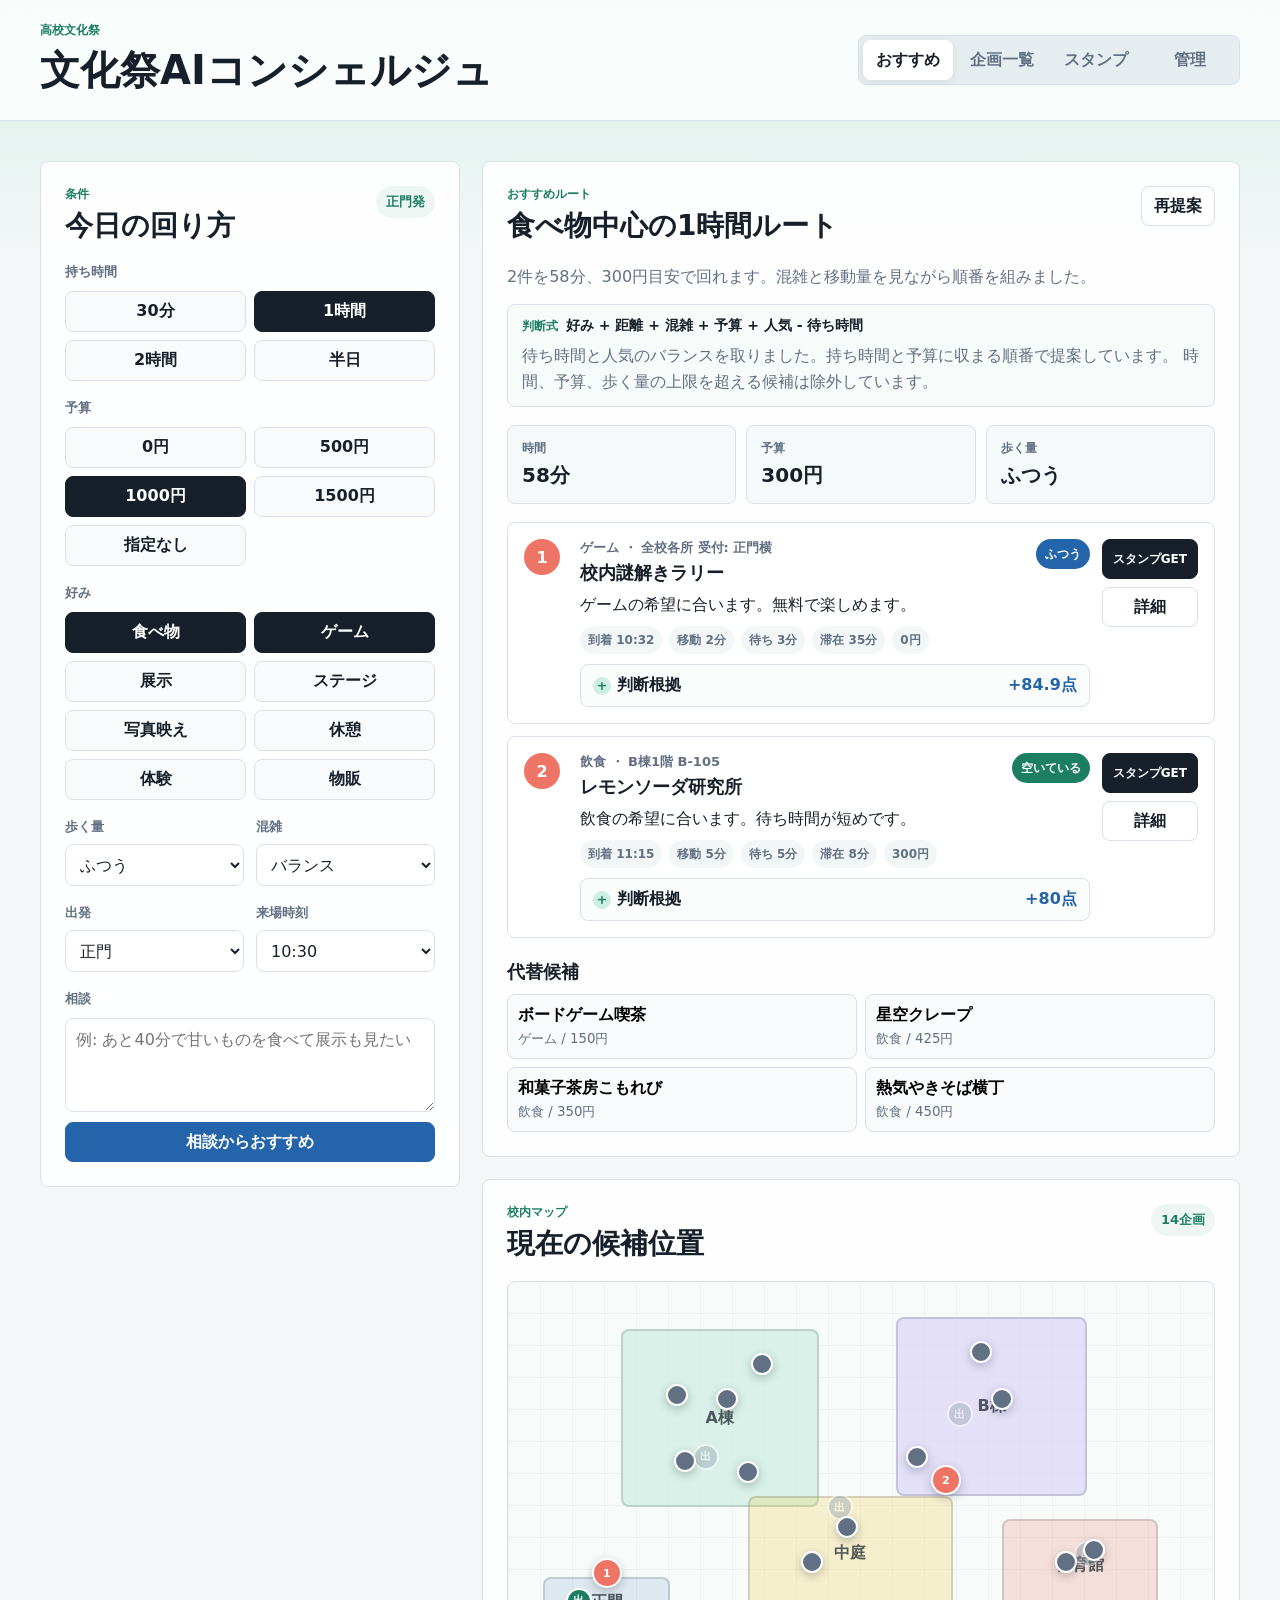
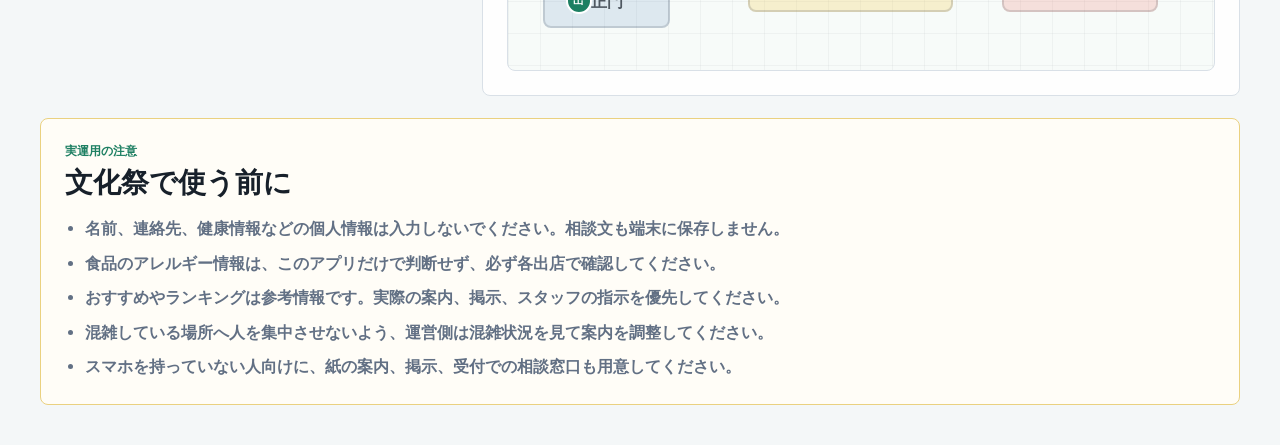
<file: index.html>
<!doctype html>
<html lang="ja">
  <head>
    <meta charset="UTF-8" />
    <meta name="viewport" content="width=device-width, initial-scale=1.0" />
    <meta name="description" content="文化祭の持ち時間、予算、好みに合わせておすすめルートを提案するWebアプリです。" />
    <meta name="theme-color" content="#1d7f62" />
    <meta name="apple-mobile-web-app-capable" content="yes" />
    <meta name="apple-mobile-web-app-title" content="文化祭AI" />
    <title>文化祭AIコンシェルジュ</title>
    <link rel="manifest" href="/manifest.webmanifest" />
    <link rel="icon" href="/assets/icon.svg" type="image/svg+xml" />
    <link rel="stylesheet" href="src/styles.css" />
  </head>
  <body>
    <div id="app"></div>
    <script src="src/app.js" defer></script>
  </body>
</html>
</file>
<file: src/styles.css>
:root {
  color-scheme: light;
  --ink: #17202a;
  --muted: #627084;
  --line: #d9e0e7;
  --paper: #ffffff;
  --soft: #f4f7f8;
  --mint: #cfeee2;
  --green: #1d7f62;
  --blue: #2364aa;
  --yellow: #f2c94c;
  --red: #c75146;
  --coral: #ee7565;
  --lavender: #dcd6f7;
  --shadow: 0 16px 40px rgba(23, 32, 42, 0.12);
  font-family: Inter, "Hiragino Kaku Gothic ProN", "Yu Gothic", Meiryo, system-ui, sans-serif;
}

* {
  box-sizing: border-box;
}

body {
  margin: 0;
  color: var(--ink);
  background:
    linear-gradient(180deg, rgba(207, 238, 226, 0.75), rgba(244, 247, 248, 0.9) 260px),
    var(--soft);
}

button,
input,
select,
textarea {
  font: inherit;
}

button {
  cursor: pointer;
}

.app-header {
  display: flex;
  align-items: center;
  justify-content: space-between;
  gap: 20px;
  padding: 22px clamp(16px, 4vw, 40px);
  background: rgba(255, 255, 255, 0.82);
  border-bottom: 1px solid var(--line);
  position: sticky;
  top: 0;
  z-index: 20;
  backdrop-filter: blur(14px);
}

h1,
h2,
h3,
p {
  margin: 0;
}

h1 {
  font-size: clamp(24px, 4vw, 40px);
  letter-spacing: 0;
}

h2 {
  font-size: clamp(20px, 2.6vw, 28px);
  letter-spacing: 0;
}

h3 {
  font-size: 18px;
  letter-spacing: 0;
}

.eyebrow {
  color: var(--green);
  font-size: 12px;
  font-weight: 800;
  letter-spacing: 0;
  margin-bottom: 4px;
}

.view-tabs {
  display: grid;
  grid-template-columns: repeat(4, minmax(72px, 1fr));
  gap: 4px;
  padding: 4px;
  background: #e6edf0;
  border: 1px solid var(--line);
  border-radius: 8px;
}

.tab,
.segment,
.tag,
.ghost-button,
.primary-button,
.danger-button,
.icon-button,
.stamp-button,
.mini-project {
  border: 1px solid transparent;
  border-radius: 8px;
  min-height: 40px;
  transition: transform 120ms ease, background 120ms ease, border-color 120ms ease;
}

.tab {
  background: transparent;
  color: var(--muted);
  font-weight: 700;
  padding: 8px 12px;
}

.tab.is-active {
  background: var(--paper);
  color: var(--ink);
  box-shadow: 0 2px 8px rgba(23, 32, 42, 0.08);
}

main {
  padding: clamp(16px, 4vw, 40px);
}

.workspace {
  display: grid;
  grid-template-columns: minmax(300px, 420px) minmax(0, 1fr);
  gap: 22px;
  max-width: 1440px;
  margin: 0 auto;
  align-items: start;
}

.planner {
  position: sticky;
  top: 118px;
}

.results {
  display: grid;
  gap: 22px;
}

.panel {
  background: rgba(255, 255, 255, 0.9);
  border: 1px solid var(--line);
  border-radius: 8px;
  padding: clamp(16px, 3vw, 24px);
}

.operation-notice {
  max-width: 1240px;
  margin: 22px auto 0;
  background: #fffdf7;
  border-color: #ead180;
}

.operation-notice ul {
  display: grid;
  gap: 8px;
  margin: 14px 0 0;
  padding-left: 20px;
  color: var(--muted);
  line-height: 1.65;
  font-weight: 700;
}

.section-heading {
  display: flex;
  align-items: flex-start;
  justify-content: space-between;
  gap: 16px;
  margin-bottom: 18px;
}

.status-pill {
  display: inline-flex;
  align-items: center;
  min-height: 32px;
  padding: 4px 10px;
  border-radius: 999px;
  background: #edf6f2;
  color: var(--green);
  font-size: 13px;
  font-weight: 800;
  white-space: nowrap;
}

.field-group,
.consult-box {
  display: grid;
  gap: 10px;
  margin-top: 18px;
}

.field-label,
.select-field span,
.admin-row label span {
  color: var(--muted);
  font-size: 13px;
  font-weight: 800;
}

.segmented {
  display: grid;
  grid-template-columns: repeat(2, minmax(0, 1fr));
  gap: 8px;
}

.segment,
.tag {
  background: #f8fafb;
  border-color: var(--line);
  color: var(--ink);
  padding: 9px 10px;
  font-weight: 700;
}

.segment.is-selected,
.tag.is-selected {
  background: var(--ink);
  border-color: var(--ink);
  color: white;
}

.tag-grid {
  display: grid;
  grid-template-columns: repeat(2, minmax(0, 1fr));
  gap: 8px;
}

.field-row {
  display: grid;
  grid-template-columns: repeat(2, minmax(0, 1fr));
  gap: 12px;
  margin-top: 18px;
}

.select-field {
  display: grid;
  gap: 8px;
}

select,
input,
textarea {
  width: 100%;
  border: 1px solid var(--line);
  background: var(--paper);
  color: var(--ink);
  border-radius: 8px;
  min-height: 42px;
  padding: 9px 10px;
}

textarea {
  resize: vertical;
  min-height: 86px;
  line-height: 1.55;
}

.primary-button {
  width: 100%;
  background: var(--blue);
  color: white;
  border-color: var(--blue);
  font-weight: 800;
}

.ghost-button,
.icon-button {
  background: white;
  border-color: var(--line);
  color: var(--ink);
  font-weight: 800;
  padding: 8px 12px;
}

.danger-button {
  background: #fff4f2;
  border-color: #f3c2bc;
  color: var(--red);
  font-weight: 800;
  padding: 8px 12px;
}

.icon-button {
  min-width: 48px;
}

.stamp-button {
  background: #17202a;
  border-color: #17202a;
  color: white;
  font-size: 12px;
  font-weight: 900;
  padding: 8px 10px;
  white-space: nowrap;
}

.stamp-button.is-stamped {
  background: #fff8df;
  border-color: #e8c85f;
  color: #7b5b00;
}

.notice {
  margin: 16px clamp(16px, 4vw, 40px) 0;
  padding: 12px 14px;
  background: #fff8df;
  border: 1px solid #ead180;
  border-radius: 8px;
  font-weight: 700;
}

.route-summary {
  color: var(--muted);
  line-height: 1.7;
}

.explain-card {
  display: grid;
  gap: 8px;
  margin-top: 14px;
  padding: 12px 14px;
  background: #f7fbf9;
  border: 1px solid var(--line);
  border-radius: 8px;
}

.explain-card div {
  display: flex;
  flex-wrap: wrap;
  gap: 8px;
  align-items: baseline;
}

.explain-card span {
  color: var(--green);
  font-size: 12px;
  font-weight: 900;
}

.explain-card strong {
  font-size: 14px;
}

.explain-card p {
  color: var(--muted);
  line-height: 1.6;
}

.metric-strip {
  display: grid;
  grid-template-columns: repeat(3, minmax(0, 1fr));
  gap: 10px;
  margin: 18px 0;
}

.metric-strip div {
  padding: 14px;
  background: #f6f9fa;
  border: 1px solid var(--line);
  border-radius: 8px;
}

.metric-strip span {
  display: block;
  color: var(--muted);
  font-size: 12px;
  font-weight: 800;
  margin-bottom: 5px;
}

.metric-strip strong {
  font-size: 20px;
}

.route-list {
  display: grid;
  gap: 12px;
}

.route-stop {
  display: grid;
  grid-template-columns: 44px minmax(0, 1fr) auto;
  gap: 12px;
  padding: 16px;
  border: 1px solid var(--line);
  border-radius: 8px;
  background: var(--paper);
}

.route-order {
  display: grid;
  place-items: center;
  width: 36px;
  height: 36px;
  border-radius: 50%;
  background: var(--coral);
  color: white;
  font-weight: 900;
}

.route-stop-main {
  display: grid;
  gap: 10px;
  min-width: 0;
}

.route-actions {
  display: grid;
  gap: 8px;
  align-content: start;
}

.route-stop-top,
.project-card-top {
  display: flex;
  justify-content: space-between;
  gap: 14px;
  align-items: flex-start;
}

.project-meta {
  color: var(--muted);
  font-size: 13px;
  font-weight: 700;
  margin-bottom: 4px;
}

.stop-details,
.project-facts,
.tag-row {
  display: flex;
  flex-wrap: wrap;
  gap: 7px;
}

.stop-details span,
.project-facts span,
.tag-row span {
  display: inline-flex;
  align-items: center;
  min-height: 28px;
  padding: 4px 8px;
  background: #f2f6f7;
  border-radius: 999px;
  color: var(--muted);
  font-size: 12px;
  font-weight: 800;
}

.score-details {
  border: 1px solid var(--line);
  border-radius: 8px;
  background: #fbfcfc;
}

.score-details summary {
  display: flex;
  justify-content: space-between;
  gap: 12px;
  padding: 10px 12px;
  color: var(--ink);
  font-weight: 900;
  cursor: pointer;
}

.score-details summary::-webkit-details-marker {
  display: none;
}

.score-details summary span::before {
  content: "+";
  display: inline-grid;
  place-items: center;
  width: 18px;
  height: 18px;
  margin-right: 6px;
  border-radius: 50%;
  background: var(--mint);
  color: var(--green);
  font-size: 13px;
}

.score-details[open] summary span::before {
  content: "-";
}

.score-details summary strong {
  color: var(--blue);
  white-space: nowrap;
}

.score-list {
  display: grid;
  gap: 8px;
  padding: 0 12px 12px;
}

.score-row {
  display: grid;
  grid-template-columns: 52px minmax(80px, 1fr) 48px;
  gap: 8px;
  align-items: center;
}

.score-row span {
  color: var(--muted);
  font-size: 12px;
  font-weight: 900;
}

.score-row strong {
  text-align: right;
  color: var(--green);
  font-size: 13px;
}

.score-row small {
  grid-column: 2 / -1;
  color: var(--muted);
  line-height: 1.45;
}

.score-row.is-negative strong {
  color: var(--red);
}

.score-bar {
  height: 8px;
  overflow: hidden;
  border-radius: 999px;
  background: #e7edf0;
}

.score-bar i {
  display: block;
  height: 100%;
  border-radius: inherit;
  background: var(--green);
}

.score-row.is-negative .score-bar i {
  background: var(--red);
}

.badge {
  display: inline-flex;
  align-items: center;
  min-height: 30px;
  padding: 4px 9px;
  border-radius: 999px;
  color: white;
  font-size: 12px;
  font-weight: 900;
  white-space: nowrap;
}

.crowd-empty,
.status-open {
  background: var(--green);
}

.crowd-normal {
  background: var(--blue);
}

.crowd-busy {
  background: #a06900;
}

.crowd-very_busy,
.status-sold_out,
.status-closed {
  background: var(--red);
}

.status-paused {
  background: #7b6b24;
}

.empty-state {
  margin: 16px 0;
  padding: 14px;
  background: #fff4f2;
  border: 1px solid #f3c2bc;
  border-radius: 8px;
  color: #80352e;
  font-weight: 700;
}

.alternatives {
  margin-top: 22px;
  display: grid;
  gap: 10px;
}

.mini-list {
  display: grid;
  grid-template-columns: repeat(2, minmax(0, 1fr));
  gap: 8px;
}

.mini-project {
  display: grid;
  gap: 4px;
  text-align: left;
  background: #f8fafb;
  border-color: var(--line);
  padding: 10px;
  min-height: 64px;
}

.mini-project span {
  font-weight: 800;
}

.mini-project small {
  color: var(--muted);
}

.campus-map {
  position: relative;
  min-height: 390px;
  overflow: hidden;
  border: 1px solid var(--line);
  border-radius: 8px;
  background:
    linear-gradient(90deg, rgba(23, 32, 42, 0.04) 1px, transparent 1px),
    linear-gradient(0deg, rgba(23, 32, 42, 0.04) 1px, transparent 1px),
    #f7fbf9;
  background-size: 32px 32px;
}

.map-zone {
  position: absolute;
  display: grid;
  place-items: center;
  border: 2px solid rgba(23, 32, 42, 0.15);
  border-radius: 8px;
  color: rgba(23, 32, 42, 0.72);
  font-weight: 900;
}

.zone-a {
  left: 16%;
  top: 12%;
  width: 28%;
  height: 46%;
  background: rgba(207, 238, 226, 0.75);
}

.zone-b {
  left: 55%;
  top: 9%;
  width: 27%;
  height: 46%;
  background: rgba(220, 214, 247, 0.72);
}

.zone-gym {
  left: 70%;
  top: 61%;
  width: 22%;
  height: 24%;
  background: rgba(238, 117, 101, 0.2);
}

.zone-court {
  left: 34%;
  top: 55%;
  width: 29%;
  height: 30%;
  background: rgba(242, 201, 76, 0.25);
}

.zone-gate {
  left: 5%;
  top: 76%;
  width: 18%;
  height: 13%;
  background: rgba(35, 100, 170, 0.12);
}

.map-pin,
.start-pin {
  position: absolute;
  transform: translate(-50%, -50%);
  z-index: 5;
}

.map-pin {
  width: 22px;
  height: 22px;
  border: 2px solid white;
  border-radius: 50%;
  background: var(--muted);
  box-shadow: 0 3px 10px rgba(23, 32, 42, 0.25);
  color: white;
  font-size: 11px;
  font-weight: 900;
}

.map-pin.in-route {
  width: 30px;
  height: 30px;
  background: var(--coral);
}

.map-pin.is-selected {
  outline: 4px solid rgba(35, 100, 170, 0.25);
  background: var(--blue);
}

.start-pin {
  display: grid;
  place-items: center;
  width: 26px;
  height: 26px;
  border: 2px solid white;
  border-radius: 50%;
  background: #99a7b5;
  color: white;
  font-size: 11px;
  font-weight: 900;
  opacity: 0.45;
}

.start-pin.is-active {
  background: var(--green);
  opacity: 1;
}

.list-panel,
.admin-panel {
  max-width: 1240px;
  margin: 0 auto;
}

.project-grid {
  display: grid;
  grid-template-columns: repeat(3, minmax(0, 1fr));
  gap: 14px;
}

.project-card {
  display: grid;
  gap: 12px;
  align-content: start;
  min-height: 238px;
  padding: 16px;
  border: 1px solid var(--line);
  border-radius: 8px;
  background: white;
}

.project-card p {
  color: var(--muted);
  line-height: 1.65;
}

.card-actions {
  display: flex;
  justify-content: space-between;
  align-items: center;
  gap: 10px;
  flex-wrap: wrap;
  margin-top: auto;
}

.card-action-buttons {
  display: flex;
  flex-wrap: wrap;
  gap: 8px;
  justify-content: flex-end;
}

.stamp-panel {
  max-width: 1240px;
  margin: 0 auto;
}

.stamp-hero {
  display: grid;
  grid-template-columns: auto minmax(0, 1fr);
  gap: 16px;
  align-items: center;
  margin-bottom: 20px;
  padding: 16px;
  border: 1px solid var(--line);
  border-radius: 8px;
  background:
    linear-gradient(135deg, rgba(238, 117, 101, 0.16), transparent 42%),
    linear-gradient(315deg, rgba(242, 201, 76, 0.22), transparent 48%),
    #fbfcfc;
}

.stamp-meter {
  display: grid;
  place-items: center;
  width: 104px;
  height: 104px;
  border-radius: 50%;
  background:
    radial-gradient(circle at center, white 58%, transparent 59%),
    conic-gradient(var(--coral) var(--progress), #e5ebee 0);
  color: var(--ink);
}

.stamp-meter strong {
  font-size: 34px;
  line-height: 0.9;
}

.stamp-meter span {
  color: var(--muted);
  font-weight: 900;
}

.stamp-label {
  color: var(--green);
  font-size: 13px;
  font-weight: 900;
  margin-bottom: 4px;
}

.stamp-progress {
  height: 10px;
  overflow: hidden;
  margin-top: 12px;
  border-radius: 999px;
  background: #e7edf0;
}

.stamp-progress i {
  display: block;
  height: 100%;
  border-radius: inherit;
  background: linear-gradient(90deg, var(--green), var(--yellow), var(--coral));
}

.stamp-grid {
  display: grid;
  grid-template-columns: repeat(4, minmax(0, 1fr));
  gap: 12px;
}

.stamp-card {
  display: grid;
  gap: 12px;
  align-content: start;
  padding: 14px;
  border: 1px dashed #c6d0d7;
  border-radius: 8px;
  background: #f8fafb;
}

.stamp-card.is-stamped {
  border-style: solid;
  border-color: #e8c85f;
  background: #fffdf3;
  box-shadow: 0 8px 22px rgba(23, 32, 42, 0.08);
}

.stamp-mark {
  display: grid;
  place-items: center;
  width: 82px;
  height: 82px;
  border: 3px solid rgba(23, 32, 42, 0.12);
  border-radius: 50%;
  background: white;
  color: var(--muted);
  font-size: 12px;
  font-weight: 900;
}

.stamp-card.is-stamped .stamp-mark {
  border-color: var(--coral);
  color: white;
  transform: rotate(-6deg);
}

.stamp-card.is-stamped .stamp-mark.food {
  background: linear-gradient(135deg, #ee7565, #f2c94c);
}

.stamp-card.is-stamped .stamp-mark.game {
  background: linear-gradient(135deg, #2364aa, #1d7f62);
}

.stamp-card.is-stamped .stamp-mark.exhibition {
  background: linear-gradient(135deg, #6b6bd6, #ee7565);
}

.stamp-card.is-stamped .stamp-mark.stage {
  background: linear-gradient(135deg, #17202a, #c75146);
}

.stamp-card.is-stamped .stamp-mark.rest {
  background: linear-gradient(135deg, #1d7f62, #8fc9b2);
}

.stamp-card.is-stamped .stamp-mark.shop {
  background: linear-gradient(135deg, #2364aa, #f2c94c);
}

.admin-table {
  display: grid;
  gap: 10px;
}

.admin-row {
  display: grid;
  grid-template-columns: minmax(220px, 1.4fr) minmax(110px, 0.8fr) minmax(110px, 0.8fr) minmax(82px, 0.5fr) minmax(82px, 0.5fr) minmax(82px, 0.5fr) minmax(240px, 1.6fr);
  gap: 10px;
  align-items: end;
  padding: 12px;
  border: 1px solid var(--line);
  border-radius: 8px;
  background: white;
}

.admin-title {
  display: grid;
  gap: 4px;
}

.admin-title span {
  color: var(--muted);
  font-size: 13px;
}

.admin-row label {
  display: grid;
  gap: 6px;
}

.detail-drawer {
  position: fixed;
  inset: 0;
  z-index: 40;
  display: flex;
  justify-content: flex-end;
  background: rgba(23, 32, 42, 0.35);
  padding: 20px;
}

.drawer-card {
  width: min(460px, 100%);
  overflow: auto;
  background: white;
  border-radius: 8px;
  box-shadow: var(--shadow);
  padding: 20px;
}

.drawer-head {
  display: flex;
  justify-content: space-between;
  gap: 12px;
  align-items: flex-start;
}

.detail-visual {
  display: grid;
  place-items: center;
  min-height: 150px;
  border-radius: 8px;
  margin: 18px 0;
  font-size: 28px;
  font-weight: 900;
  color: white;
}

.detail-visual.food {
  background: linear-gradient(135deg, #ee7565, #f2c94c);
}

.detail-visual.game {
  background: linear-gradient(135deg, #2364aa, #1d7f62);
}

.detail-visual.exhibition {
  background: linear-gradient(135deg, #6b6bd6, #ee7565);
}

.detail-visual.stage {
  background: linear-gradient(135deg, #17202a, #c75146);
}

.detail-visual.rest {
  background: linear-gradient(135deg, #1d7f62, #8fc9b2);
}

.detail-visual.shop {
  background: linear-gradient(135deg, #2364aa, #f2c94c);
}

.detail-list {
  display: grid;
  gap: 8px;
  margin: 18px 0;
}

.detail-list div {
  display: grid;
  grid-template-columns: 72px 1fr;
  gap: 10px;
  padding: 10px 0;
  border-bottom: 1px solid var(--line);
}

.detail-list dt {
  color: var(--muted);
  font-weight: 800;
}

.detail-list dd {
  margin: 0;
  font-weight: 700;
}

.notes {
  margin-top: 16px;
  color: var(--muted);
  line-height: 1.65;
}

.primary-button:hover,
.ghost-button:hover,
.danger-button:hover,
.icon-button:hover,
.stamp-button:hover,
.mini-project:hover,
.segment:hover,
.tag:hover,
.tab:hover {
  transform: translateY(-1px);
}

@media (max-width: 1080px) {
  .workspace {
    grid-template-columns: 1fr;
  }

  .planner {
    position: static;
  }

  .project-grid {
    grid-template-columns: repeat(2, minmax(0, 1fr));
  }

  .stamp-grid {
    grid-template-columns: repeat(3, minmax(0, 1fr));
  }

  .admin-row {
    grid-template-columns: repeat(2, minmax(0, 1fr));
  }

  .admin-title {
    grid-column: 1 / -1;
  }
}

@media (max-width: 720px) {
  .app-header {
    align-items: stretch;
    flex-direction: column;
  }

  .view-tabs {
    width: 100%;
    grid-template-columns: repeat(2, minmax(0, 1fr));
  }

  main {
    padding: 14px;
  }

  .field-row,
  .metric-strip,
  .mini-list,
  .project-grid,
  .stamp-grid,
  .admin-row {
    grid-template-columns: 1fr;
  }

  .route-stop {
    grid-template-columns: 38px minmax(0, 1fr);
  }

  .score-row {
    grid-template-columns: 46px minmax(0, 1fr) 44px;
  }

  .route-stop > .route-actions {
    grid-column: 2;
    justify-items: start;
  }

  .route-stop-top,
  .project-card-top,
  .section-heading {
    flex-direction: column;
  }

  .campus-map {
    min-height: 340px;
  }

  .drawer-card {
    width: 100%;
  }

  .detail-drawer {
    padding: 10px;
  }
}
</file>
